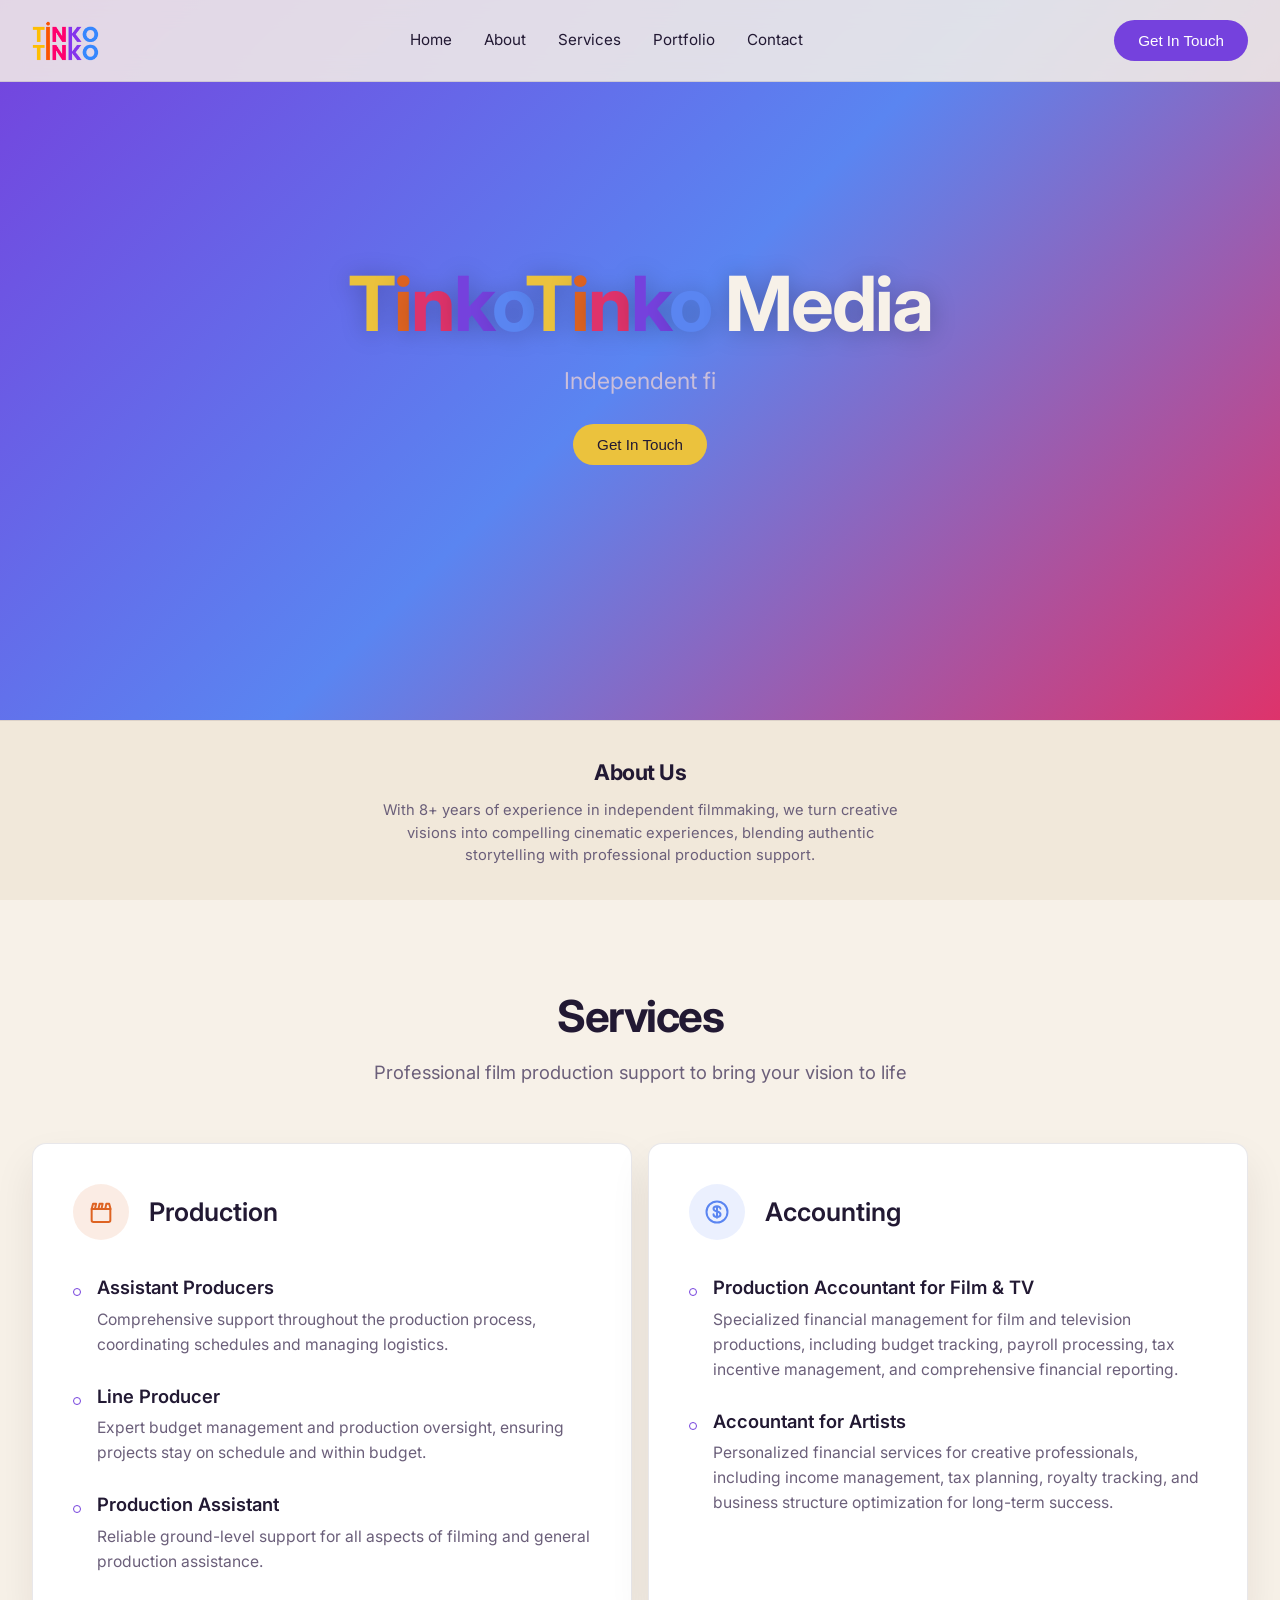
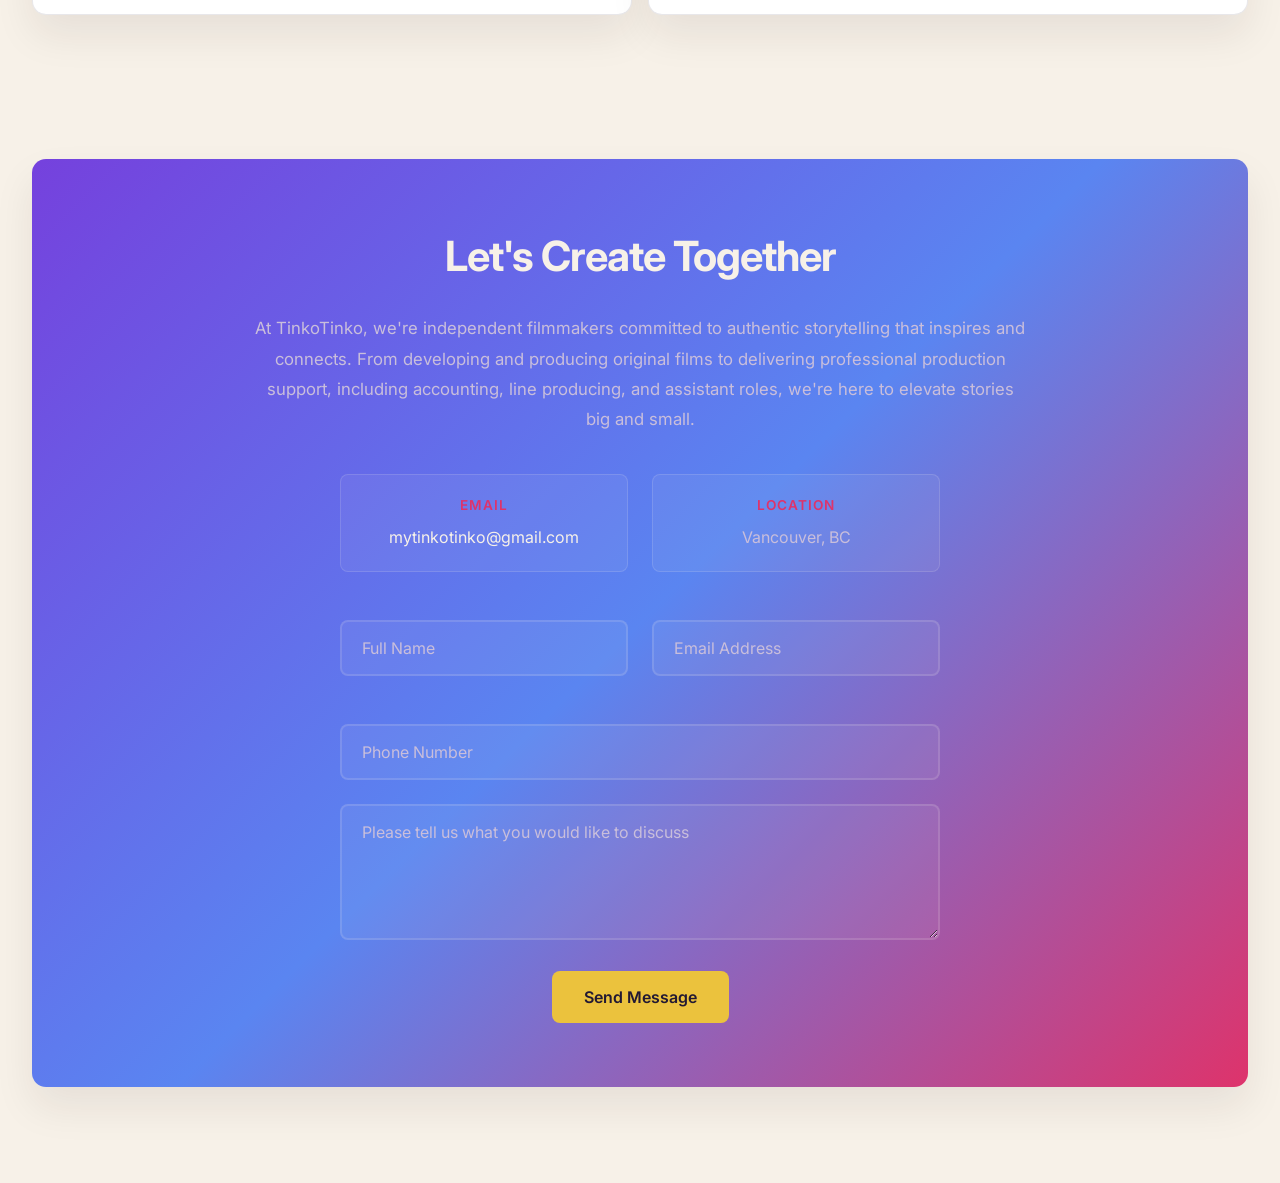
<file: index.html>
<!DOCTYPE html>
<html lang="en">
<head>
    <meta charset="UTF-8">
    <meta name="viewport" content="width=device-width, initial-scale=1.0">
    <meta name="referrer" content="origin">
    <title>TinkoTinko Media - Independent Filmmakers</title>
    <link rel="stylesheet" href="style.css">
    <link rel="preconnect" href="https://fonts.googleapis.com">
    <link rel="preconnect" href="https://fonts.gstatic.com" crossorigin>
    <link href="https://fonts.googleapis.com/css2?family=Inter:wght@300;400;500;600;700&display=swap" rel="stylesheet">
</head>
<body>
    <header class="header">
        <div class="container">
            <div class="logo">
                <img src="images/logo.png" alt="TinkoTinko Media" class="logo-image">
            </div>
            <nav class="nav">
                <a href="#home" class="nav-link">Home</a>
                <a href="#about" class="nav-link">About</a>
                <a href="#services" class="nav-link">Services</a>
                <a href="portfolio.html" class="nav-link">Portfolio</a>
                <a href="#contact" class="nav-link">Contact</a>
            </nav>
            <button class="cta-button" id="getInTouchBtn">
                Get In Touch
            </button>
        </div>
    </header>

    <main id="home" class="hero-split">
        <div class="hero-main">
            <div class="container hero-cover-content">
                <h1 class="hero-title"><span class="brand-name"><span class="lt-gold">T</span><span class="lt-orange">i</span><span class="lt-pink">n</span><span class="lt-purple">k</span><span class="lt-blue">o</span><span class="lt-gold">T</span><span class="lt-orange">i</span><span class="lt-pink">n</span><span class="lt-purple">k</span><span class="lt-blue">o</span></span> <span class="accent">Media</span></h1>
                <p class="hero-subtitle">Independent filmmakers committed to authentic storytelling</p>

                <button class="cta-button" id="heroCtaBtn">
                    Get In Touch
                </button>
            </div>
        </div>

        <aside class="hero-about-panel" id="about">
            <h2 class="hero-about-title">About Us</h2>
            <p class="hero-about-description">
                With 8+ years of experience in independent filmmaking, we turn creative visions into compelling cinematic experiences, blending authentic storytelling with professional production support.
            </p>
        </aside>
    </main>

    <section id="services" class="services-section">
        <div class="container">
            <div class="services-header">
                <h2 class="services-title">Services</h2>
                <p class="services-subtitle">Professional film production support to bring your vision to life</p>
            </div>
            
            <div class="services-grid">
                <div class="service-category">
                    <div class="category-header">
                        <div class="category-icon">
                            <svg width="28" height="28" viewBox="0 0 24 24" fill="none" xmlns="http://www.w3.org/2000/svg" stroke="currentColor" stroke-width="1.7" stroke-linecap="round" stroke-linejoin="round">
                                <path d="M4 9.5V19a1.5 1.5 0 0 0 1.5 1.5h13A1.5 1.5 0 0 0 20 19V9.5H4Z"/>
                                <path d="M4 9.5 5.2 5h2.6l-1 4.5M9.8 9.5l1-4.5h2.6l-1 4.5M15.6 9.5l1-4.5H19l1.2 4.5"/>
                            </svg>
                        </div>
                        <h3 class="category-title">Production</h3>
                    </div>
                    <div class="service-list">
                        <div class="service-item">
                            <div class="service-bullet"></div>
                            <div class="service-content">
                                <h4>Assistant Producers</h4>
                                <p>Comprehensive support throughout the production process, coordinating schedules and managing logistics.</p>
                            </div>
                        </div>
                        <div class="service-item">
                            <div class="service-bullet"></div>
                            <div class="service-content">
                                <h4>Line Producer</h4>
                                <p>Expert budget management and production oversight, ensuring projects stay on schedule and within budget.</p>
                            </div>
                        </div>
                        <div class="service-item">
                            <div class="service-bullet"></div>
                            <div class="service-content">
                                <h4>Production Assistant</h4>
                                <p>Reliable ground-level support for all aspects of filming and general production assistance.</p>
                            </div>
                        </div>
                    </div>
                </div>

                <div class="service-category">
                    <div class="category-header">
                        <div class="category-icon">
                            <svg width="28" height="28" viewBox="0 0 24 24" fill="none" xmlns="http://www.w3.org/2000/svg" stroke="currentColor" stroke-width="1.7" stroke-linecap="round" stroke-linejoin="round">
                                <circle cx="12" cy="12" r="9"/>
                                <path d="M12 7v10M15 9.3c0-1.3-1.3-2.3-3-2.3s-3 1-3 2.3 1.3 1.9 3 2.3 3 1 3 2.3-1.3 2.4-3 2.4-3-1-3-2.4"/>
                            </svg>
                        </div>
                        <h3 class="category-title">Accounting</h3>
                    </div>
                    <div class="service-list">
                        <div class="service-item">
                            <div class="service-bullet"></div>
                            <div class="service-content">
                                <h4>Production Accountant for Film & TV</h4>
                                <p>Specialized financial management for film and television productions, including budget tracking, payroll processing, tax incentive management, and comprehensive financial reporting.</p>
                            </div>
                        </div>
                        <div class="service-item">
                            <div class="service-bullet"></div>
                            <div class="service-content">
                                <h4>Accountant for Artists</h4>
                                <p>Personalized financial services for creative professionals, including income management, tax planning, royalty tracking, and business structure optimization for long-term success.</p>
                            </div>
                        </div>
                    </div>
                </div>
            </div>
        </div>
    </section>

    <section id="contact" class="contact-section">
        <div class="container">
            <div class="contact-content">
                <h2 class="contact-title">Let's Create Together</h2>
                <p class="contact-description">At TinkoTinko, we're independent filmmakers committed to authentic storytelling that inspires and connects. From developing and producing original films to delivering professional production support, including accounting, line producing, and assistant roles, we're here to elevate stories big and small.</p>
                
                <div class="contact-info">
                    <div class="contact-item">
                        <h3>Email</h3>
                        <a href="mailto:mytinkotinko@gmail.com">mytinkotinko@gmail.com</a>
                    </div>
                    <div class="contact-item">
                        <h3>Location</h3>
                        <p>Vancouver, BC</p>
                    </div>
                </div>
                
                <form class="contact-form" id="contactForm">
                    <div class="form-row">
                        <div class="form-group">
                            <input type="text" id="fullName" name="fullName" placeholder="Full Name" required>
                        </div>
                        <div class="form-group">
                            <input type="email" id="email" name="email" placeholder="Email Address" required>
                        </div>
                    </div>
                    <div class="form-group">
                        <input type="tel" id="phone" name="phone" placeholder="Phone Number" required>
                    </div>
                    <div class="form-group">
                        <textarea id="message" name="message" placeholder="Please tell us what you would like to discuss" rows="5" required></textarea>
                    </div>
                    <button type="submit" class="submit-button">
                        Send Message
                    </button>
                </form>
            </div>
        </div>
    </section>

    <script src="script.js"></script>
</body>
</html>
</file>
<file: style.css>
/* =========================================================
   TinkoTinko Media - Design System
   Palette driven by the TinkoTinko logo:
   #EBC23D (gold), #DE6322 (orange), #DE336B (pink),
   #7541DD (purple), #5A85F1 (blue)
   ========================================================= */

:root {
    --color-bg: #F7F1E8;
    --color-bg-soft: #F1E8DA;
    --color-card: #FFFFFF;
    --color-surface-dark: #221933;
    --color-surface-dark-alt: #2E2245;

    --color-text: #221933;
    --color-text-muted: #6B5F7A;
    --color-text-inverse: #F7F1E8;
    --color-text-inverse-muted: #C9BEDB;

    --color-gold: #EBC23D;
    --color-orange: #DE6322;
    --color-pink: #DE336B;
    --color-purple: #7541DD;
    --color-blue: #5A85F1;

    --color-terracotta: #7541DD;
    --color-tan: #DE336B;

    --color-border: rgba(34, 25, 51, 0.1);
    --color-border-inverse: rgba(247, 241, 232, 0.14);

    --gradient-brand: linear-gradient(135deg, #7541DD 0%, #5A85F1 50%, #DE336B 100%);

    --radius-lg: 14px;
    --radius-md: 10px;
    --radius-sm: 8px;

    --shadow-card: 0 20px 40px rgba(43, 29, 20, 0.08);
    --shadow-card-hover: 0 25px 50px rgba(43, 29, 20, 0.16);
}

* {
    margin: 0;
    padding: 0;
    box-sizing: border-box;
}

body {
    font-family: 'Inter', sans-serif;
    background-color: var(--color-bg);
    color: var(--color-text);
    line-height: 1.6;
    overflow-x: hidden;
}

.container {
    max-width: 1280px;
    margin: 0 auto;
    padding: 0 2rem;
}

/* Header */
.header {
    position: fixed;
    top: 0;
    left: 0;
    right: 0;
    background: rgba(247, 241, 232, 0.85);
    backdrop-filter: blur(12px);
    z-index: 1000;
    padding: 1.25rem 0;
    border-bottom: 1px solid var(--color-border);
}

.header .container {
    display: flex;
    justify-content: space-between;
    align-items: center;
}

.logo {
    display: flex;
    align-items: center;
}

.logo-image {
    height: 40px;
    width: auto;
    display: block;
}

.nav {
    display: flex;
    gap: 2rem;
}

.nav-link {
    text-decoration: none;
    color: var(--color-text);
    font-weight: 400;
    font-size: 0.95rem;
    transition: color 0.3s ease;
    position: relative;
}

.nav-link:hover {
    color: var(--color-terracotta);
}

.nav-link::after {
    content: '';
    position: absolute;
    width: 0;
    height: 2px;
    bottom: -5px;
    left: 0;
    background-color: var(--color-terracotta);
    transition: width 0.3s ease;
}

.nav-link:hover::after {
    width: 100%;
}

.nav-link.active {
    color: var(--color-terracotta);
    font-weight: 600;
}

.nav-link.active::after {
    width: 100%;
}

.cta-button {
    background: var(--color-terracotta);
    color: #fff;
    border: none;
    padding: 0.75rem 1.5rem;
    border-radius: 50px;
    font-weight: 500;
    cursor: pointer;
    display: flex;
    align-items: center;
    gap: 0.5rem;
    transition: all 0.3s ease;
    font-size: 0.95rem;
}

.cta-button:hover {
    background: var(--color-gold);
    transform: translateY(-2px);
    box-shadow: 0 10px 20px rgba(178, 128, 100, 0.35);
}

/* =========================================================
   Hero - 80/20 split: brand-gradient panel + About Us panel
   ========================================================= */
.hero-split {
    height: 100vh;
    display: flex;
    flex-direction: column;
    align-items: stretch;
    overflow: hidden;
}

.hero-main {
    position: relative;
    flex: 0 0 80%;
    max-height: 80%;
    display: flex;
    align-items: center;
    justify-content: center;
    background: var(--gradient-brand);
    overflow: hidden;
}

.hero-about-panel {
    flex: 0 0 20%;
    max-height: 20%;
    display: flex;
    flex-direction: column;
    justify-content: center;
    align-items: center;
    text-align: center;
    gap: 0.6rem;
    padding: 1.25rem 3rem;
    background: var(--color-bg-soft);
    border-top: 1px solid var(--color-border);
    overflow-y: auto;
}

.hero-about-title {
    font-size: 1.35rem;
    font-weight: 700;
    color: var(--color-text);
    letter-spacing: -0.5px;
}

.hero-about-description {
    font-size: 0.92rem;
    color: var(--color-text-muted);
    line-height: 1.5;
    max-width: 60ch;
}

.hero-cover-content {
    position: relative;
    z-index: 2;
    text-align: center;
    display: flex;
    flex-direction: column;
    align-items: center;
    gap: 1.5rem;
    padding-top: 60px;
    padding-bottom: 3rem;
}

.hero-title {
    font-size: 4.75rem;
    font-weight: 700;
    line-height: 0.95;
    letter-spacing: -2px;
    color: var(--color-text-inverse);
    margin: 0;
    text-shadow: 0 2px 24px rgba(0, 0, 0, 0.25);
}

.hero-title .accent {
    color: var(--color-text-inverse);
}

.hero-title .lt-gold { color: var(--color-gold); }
.hero-title .lt-orange { color: var(--color-orange); }
.hero-title .lt-pink { color: var(--color-pink); }
.hero-title .lt-purple { color: var(--color-purple); }
.hero-title .lt-blue { color: var(--color-blue); }

.hero-subtitle {
    font-size: 1.45rem;
    color: var(--color-text-inverse-muted);
    font-weight: 400;
    max-width: 40ch;
}

.hero-cover-content .cta-button {
    background: var(--color-gold);
    color: var(--color-surface-dark);
}

.hero-cover-content .cta-button:hover {
    background: var(--color-tan);
}

/* Animations */
@keyframes fadeInUp {
    from {
        opacity: 0;
        transform: translateY(30px);
    }
    to {
        opacity: 1;
        transform: translateY(0);
    }
}

.hero-cover-content > * {
    animation: fadeInUp 0.8s ease-out both;
}

.hero-title { animation-delay: 0.1s; }
.hero-subtitle { animation-delay: 0.2s; }
.hero-cover-content .cta-button { animation-delay: 0.3s; }

/* Responsive */
@media (max-width: 1024px) {
    .hero-title {
        font-size: 3.5rem;
    }

    .hero-subtitle {
        font-size: 1.25rem;
    }
}

@media (max-width: 768px) {
    .container {
        padding: 0 1rem;
    }

    .nav {
        display: none;
    }

    .hero-cover-content {
        padding-top: 60px;
        gap: 1.25rem;
    }

    .hero-title {
        font-size: 2.75rem;
        letter-spacing: -1px;
    }

    .hero-subtitle {
        font-size: 1.15rem;
    }

    /* Let the About panel grow to fit its text instead of a fixed 20% slice */
    .hero-split {
        height: auto;
        overflow: visible;
    }

    .hero-main {
        flex: none;
        max-height: none;
        min-height: 80vh;
        min-height: 80svh;
    }

    .hero-about-panel {
        flex: none;
        max-height: none;
        overflow: visible;
        padding: 2.5rem 1.5rem;
    }
}

/* =========================================================
   Section basics
   ========================================================= */
.services-section,
.contact-section {
    padding: 6rem 0;
    background: var(--color-bg);
}

/* =========================================================
   Services - bento cards
   ========================================================= */
.services-header {
    text-align: center;
    margin-bottom: 3.5rem;
}

.services-title {
    font-size: 2.75rem;
    font-weight: 700;
    color: var(--color-text);
    line-height: 0.95;
    margin-bottom: 1.25rem;
    letter-spacing: -1.5px;
}

.services-subtitle {
    font-size: 1.15rem;
    color: var(--color-text-muted);
    max-width: 600px;
    margin: 0 auto;
    line-height: 1.6;
}

.services-grid {
    display: grid;
    grid-template-columns: 1fr 1fr;
    gap: 1rem;
    align-items: stretch;
}

.service-category {
    background: var(--color-card);
    border: 1px solid var(--color-border);
    border-radius: var(--radius-lg);
    padding: 2.5rem;
    transition: transform 0.3s ease, box-shadow 0.3s ease;
    height: 100%;
    display: flex;
    flex-direction: column;
    box-shadow: var(--shadow-card);
}

.service-category:hover {
    transform: translateY(-6px);
    box-shadow: var(--shadow-card-hover);
}

.category-header {
    display: flex;
    align-items: center;
    gap: 1.25rem;
    margin-bottom: 2.25rem;
}

.category-icon {
    display: flex;
    align-items: center;
    justify-content: center;
    width: 56px;
    height: 56px;
    border-radius: 50%;
    flex-shrink: 0;
}

.service-category:nth-child(1) .category-icon {
    background: rgba(222, 99, 34, 0.12);
    color: var(--color-orange);
}

.service-category:nth-child(2) .category-icon {
    background: rgba(90, 133, 241, 0.12);
    color: var(--color-blue);
}

.category-title {
    font-size: 1.6rem;
    font-weight: 600;
    color: var(--color-text);
    margin: 0;
}

.service-list {
    display: flex;
    flex-direction: column;
    gap: 1.75rem;
}

.service-item {
    display: flex;
    gap: 1rem;
    align-items: flex-start;
}

.service-bullet {
    width: 8px;
    height: 8px;
    background: transparent;
    border: 1.5px solid var(--color-terracotta);
    border-radius: 50%;
    margin-top: 0.75rem;
    flex-shrink: 0;
}

.service-content h4 {
    font-size: 1.15rem;
    font-weight: 600;
    color: var(--color-text);
    margin: 0 0 0.4rem 0;
    line-height: 1.3;
}

.service-content p {
    font-size: 0.98rem;
    color: var(--color-text-muted);
    line-height: 1.6;
    margin: 0;
}

.services-header {
    animation: fadeInUp 0.8s ease-out both;
}

.service-category:nth-child(1) {
    animation: fadeInUp 0.8s ease-out 0.15s both;
}

.service-category:nth-child(2) {
    animation: fadeInUp 0.8s ease-out 0.25s both;
}

/* =========================================================
   Contact - dark bento panel
   ========================================================= */
.contact-section {
    padding: 3rem 0 6rem;
}

.contact-content {
    text-align: center;
    background: var(--gradient-brand);
    color: var(--color-text-inverse);
    border-radius: var(--radius-lg);
    padding: 4rem 3rem;
    box-shadow: var(--shadow-card);
}

.contact-title {
    font-size: 2.6rem;
    font-weight: 700;
    color: var(--color-text-inverse);
    margin-bottom: 1.5rem;
    letter-spacing: -1px;
}

.contact-description {
    font-size: 1.05rem;
    color: var(--color-text-inverse-muted);
    line-height: 1.8;
    margin-bottom: 2.5rem;
    max-width: 70ch;
    margin-left: auto;
    margin-right: auto;
}

.contact-info {
    display: grid;
    grid-template-columns: repeat(auto-fit, minmax(220px, 1fr));
    gap: 1.5rem;
    margin-top: 2rem;
    max-width: 600px;
    margin-left: auto;
    margin-right: auto;
}

.contact-item {
    background: rgba(247, 241, 232, 0.06);
    border: 1px solid var(--color-border-inverse);
    border-radius: var(--radius-sm);
    padding: 1.25rem;
}

.contact-item h3 {
    font-size: 0.85rem;
    font-weight: 600;
    color: var(--color-tan);
    text-transform: uppercase;
    letter-spacing: 1px;
    margin-bottom: 0.5rem;
}

.contact-item p {
    color: var(--color-text-inverse-muted);
    font-size: 1rem;
}

.contact-item a {
    color: var(--color-text-inverse);
    text-decoration: none;
    font-size: 1rem;
    transition: color 0.3s ease;
}

.contact-item a:hover {
    color: var(--color-gold);
}

/* Contact Form */
.contact-form {
    max-width: 600px;
    margin: 3rem auto 0;
    text-align: left;
}

.form-row {
    display: grid;
    grid-template-columns: 1fr 1fr;
    gap: 1.5rem;
    margin-bottom: 1.5rem;
}

.form-group {
    margin-bottom: 1.5rem;
}

.form-group input,
.form-group textarea {
    width: 100%;
    padding: 1rem 1.25rem;
    border: 2px solid var(--color-border-inverse);
    border-radius: var(--radius-sm);
    font-size: 1rem;
    font-family: 'Inter', sans-serif;
    background-color: rgba(247, 241, 232, 0.06);
    color: var(--color-text-inverse);
    transition: all 0.3s ease;
    outline: none;
}

.form-group input::placeholder,
.form-group textarea::placeholder {
    color: var(--color-text-inverse-muted);
}

.form-group input:focus,
.form-group textarea:focus {
    border-color: var(--color-gold);
    box-shadow: 0 0 0 3px rgba(208, 155, 117, 0.2);
}

.form-group textarea {
    resize: vertical;
    min-height: 120px;
}

.submit-button {
    background: var(--color-gold);
    color: var(--color-surface-dark);
    border: none;
    padding: 1rem 2rem;
    border-radius: var(--radius-sm);
    font-weight: 600;
    cursor: pointer;
    display: flex;
    align-items: center;
    gap: 0.5rem;
    transition: all 0.3s ease;
    font-size: 1rem;
    font-family: 'Inter', sans-serif;
    margin: 0 auto;
}

.submit-button:hover {
    background: var(--color-tan);
    transform: translateY(-2px);
    box-shadow: 0 10px 20px rgba(0, 0, 0, 0.25);
}

.submit-button:active {
    transform: translateY(0);
}

/* Form validation styles */
.form-group input:invalid:not(:placeholder-shown),
.form-group textarea:invalid:not(:placeholder-shown) {
    border-color: #e07a5f;
}

.form-group input:valid,
.form-group textarea:valid {
    border-color: #8fae7e;
}

.contact-content {
    animation: fadeInUp 0.8s ease-out both;
}

@media (max-width: 768px) {
    .services-section {
        padding: 4rem 0;
    }

    .services-title {
        font-size: 2.2rem;
    }

    .services-grid {
        grid-template-columns: 1fr;
        gap: 1.25rem;
    }

    .service-category {
        padding: 2rem;
    }

    .category-header {
        gap: 1rem;
        margin-bottom: 1.75rem;
    }

    .category-icon {
        width: 48px;
        height: 48px;
    }

    .category-title {
        font-size: 1.4rem;
    }

    .contact-content {
        padding: 2.5rem 1.5rem;
    }

    .contact-title {
        font-size: 2rem;
    }
}

@media (max-width: 480px) {
    .cta-button {
        padding: 0.6rem 1.2rem;
        font-size: 0.85rem;
    }

    .form-row {
        grid-template-columns: 1fr;
        gap: 0;
    }

    .contact-form {
        margin-top: 2rem;
    }

    .submit-button {
        width: 100%;
        justify-content: center;
    }
}

/* =========================================================
   Portfolio Page
   ========================================================= */
.portfolio-main {
    margin-top: 110px;
    padding: 3rem 0 0;
}

.portfolio-hero {
    text-align: center;
    margin-bottom: 4rem;
}

.portfolio-title {
    font-size: 4.5rem;
    font-weight: 700;
    color: var(--color-text);
    line-height: 0.9;
    margin-bottom: 1.5rem;
    letter-spacing: -3px;
}

.portfolio-subtitle {
    font-size: 1.2rem;
    color: var(--color-text-muted);
    max-width: 600px;
    margin: 0 auto;
    line-height: 1.6;
}

/* Projects Section */
.projects-section {
    padding: 4rem 0;
    background: var(--color-bg);
}

.section-header {
    text-align: center;
    margin-bottom: 3.5rem;
}

.section-title {
    font-size: 2.5rem;
    font-weight: 700;
    color: var(--color-text);
    margin-bottom: 1rem;
    letter-spacing: -1px;
}

.section-description {
    font-size: 1.05rem;
    color: var(--color-text-muted);
    line-height: 1.6;
}

.projects-grid {
    display: grid;
    grid-template-columns: repeat(auto-fit, minmax(340px, 1fr));
    gap: 1.25rem;
}

.project-card {
    background: var(--color-card);
    border: 1px solid var(--color-border);
    border-radius: var(--radius-lg);
    overflow: hidden;
    transition: transform 0.3s ease, box-shadow 0.3s ease;
    box-shadow: var(--shadow-card);
}

.project-card:hover {
    transform: translateY(-8px);
    box-shadow: var(--shadow-card-hover);
}

.project-image {
    position: relative;
    height: 240px;
    overflow: hidden;
}

.project-photo {
    width: 100%;
    height: 100%;
    object-fit: cover;
    filter: none;
    transition: transform 0.4s ease;
}

.project-card:hover .project-photo {
    transform: scale(1.08);
}

.project-overlay {
    position: absolute;
    top: 1rem;
    left: 1rem;
}

.project-category {
    background: var(--color-terracotta);
    color: #fff;
    padding: 0.5rem 1rem;
    border-radius: 20px;
    font-size: 0.85rem;
    font-weight: 500;
}

.project-content {
    padding: 1.75rem;
}

.project-title {
    font-size: 1.4rem;
    font-weight: 600;
    color: var(--color-text);
    margin-bottom: 0.85rem;
    line-height: 1.3;
}

.project-description {
    font-size: 0.98rem;
    color: var(--color-text-muted);
    line-height: 1.6;
    margin-bottom: 1.5rem;
}

.project-details {
    display: flex;
    justify-content: space-between;
    align-items: center;
    padding-top: 1rem;
    border-top: 1px solid var(--color-border);
}

.project-year,
.project-role {
    font-size: 0.88rem;
    color: var(--color-terracotta);
    font-weight: 600;
}

/* Actors Section */
.actors-section {
    padding: 4rem 0 6rem;
    background: var(--color-bg);
}

.actors-grid {
    display: grid;
    grid-template-columns: repeat(auto-fit, minmax(300px, 1fr));
    gap: 1.25rem;
}

.actor-card {
    text-align: center;
    padding: 2rem;
    background: var(--color-card);
    border: 1px solid var(--color-border);
    border-radius: var(--radius-lg);
    transition: transform 0.3s ease, box-shadow 0.3s ease;
    box-shadow: var(--shadow-card);
}

.actor-card:hover {
    transform: translateY(-6px);
    box-shadow: var(--shadow-card-hover);
}

.actor-image {
    margin-bottom: 1.5rem;
}

.actor-photo {
    width: 160px;
    height: 160px;
    border-radius: 50%;
    object-fit: cover;
    filter: none;
    border: 3px solid var(--color-tan);
    transition: transform 0.3s ease;
    margin: 0 auto;
}

.actor-card:hover .actor-photo {
    transform: scale(1.08);
}

.actor-name {
    font-size: 1.3rem;
    font-weight: 600;
    color: var(--color-text);
    margin-bottom: 0.5rem;
}

.actor-details {
    text-align: left;
}

.actor-detail-item {
    margin-bottom: 1rem;
    display: flex;
    flex-direction: column;
    gap: 0.25rem;
}

.actor-detail-item strong {
    font-size: 0.85rem;
    color: var(--color-terracotta);
    font-weight: 600;
    text-transform: uppercase;
    letter-spacing: 0.5px;
}

.actor-detail-item span {
    font-size: 0.92rem;
    color: var(--color-text-muted);
    line-height: 1.5;
}

.actor-links {
    display: flex;
    flex-direction: column;
    gap: 0.75rem;
    margin-top: 1.5rem;
    padding-top: 1.5rem;
    border-top: 1px solid var(--color-border);
}

.actor-link {
    color: var(--color-terracotta);
    text-decoration: none;
    font-size: 0.9rem;
    font-weight: 500;
    transition: color 0.3s ease;
    position: relative;
    align-self: flex-start;
}

.actor-link::after {
    content: '';
    position: absolute;
    width: 0;
    height: 2px;
    bottom: -2px;
    left: 0;
    background-color: var(--color-terracotta);
    transition: width 0.3s ease;
}

.actor-link:hover {
    color: var(--color-gold);
}

.actor-link:hover::after {
    width: 100%;
}

/* Portfolio Footer */
.portfolio-footer {
    padding: 3rem 0;
    background: var(--color-surface-dark);
    color: var(--color-text-inverse);
    text-align: center;
}

.footer-content p {
    font-size: 1.1rem;
    margin: 0;
    color: var(--color-text-inverse-muted);
}

.footer-link {
    color: var(--color-gold);
    text-decoration: underline;
    font-weight: 500;
    transition: opacity 0.3s ease;
}

.footer-link:hover {
    opacity: 0.8;
}

/* Portfolio Animations */
.portfolio-hero,
.section-header {
    animation: fadeInUp 0.8s ease-out both;
}

.project-card,
.actor-card {
    animation: fadeInUp 0.8s ease-out both;
}

.project-card:nth-child(1) { animation-delay: 0.1s; }
.project-card:nth-child(2) { animation-delay: 0.2s; }
.project-card:nth-child(3) { animation-delay: 0.3s; }
.project-card:nth-child(4) { animation-delay: 0.4s; }

.actor-card:nth-child(1) { animation-delay: 0.1s; }
.actor-card:nth-child(2) { animation-delay: 0.2s; }
.actor-card:nth-child(3) { animation-delay: 0.3s; }
.actor-card:nth-child(4) { animation-delay: 0.4s; }
.actor-card:nth-child(5) { animation-delay: 0.5s; }
.actor-card:nth-child(6) { animation-delay: 0.6s; }

/* Portfolio Mobile Responsive */
@media (max-width: 768px) {
    .portfolio-title {
        font-size: 2.75rem;
    }

    .section-title {
        font-size: 1.9rem;
    }

    .projects-grid,
    .actors-grid {
        grid-template-columns: 1fr;
        gap: 1rem;
    }

    .project-content {
        padding: 1.5rem;
    }

    .actor-card {
        padding: 1.5rem;
    }
}
</file>
